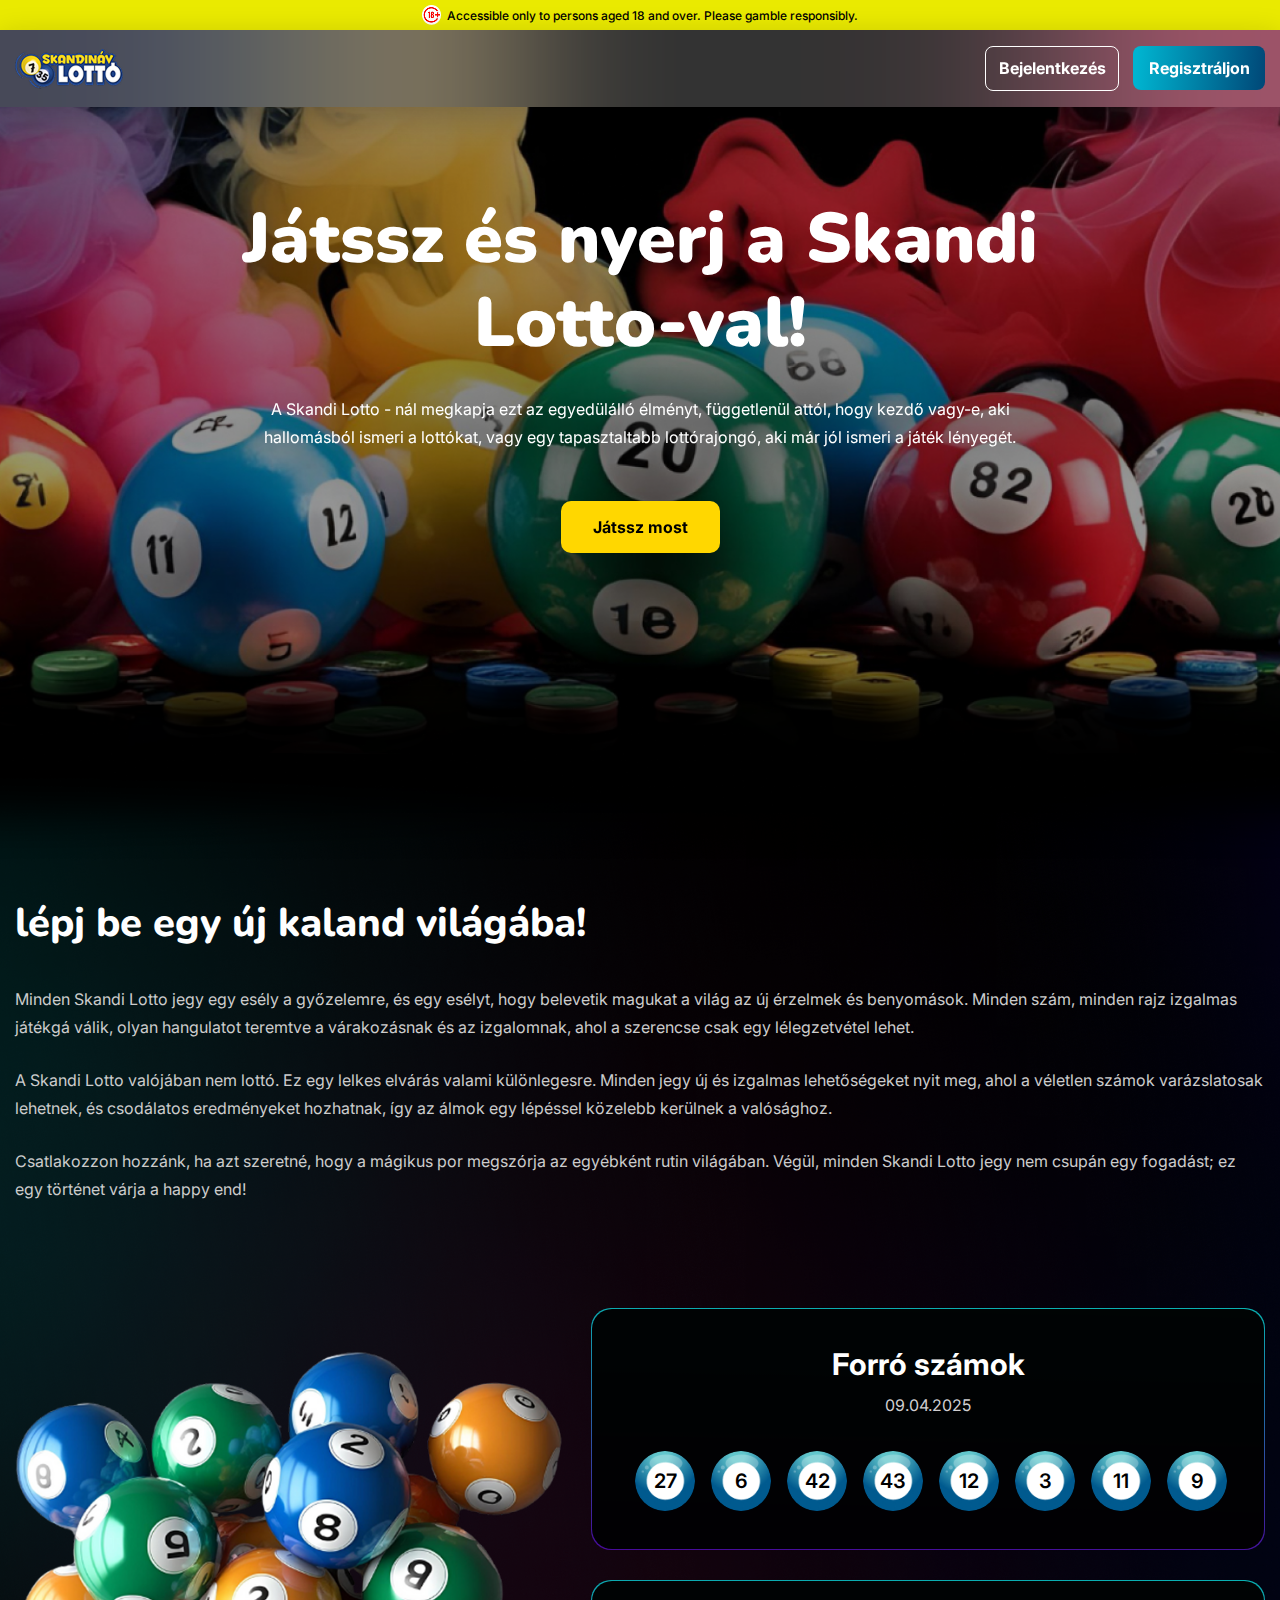
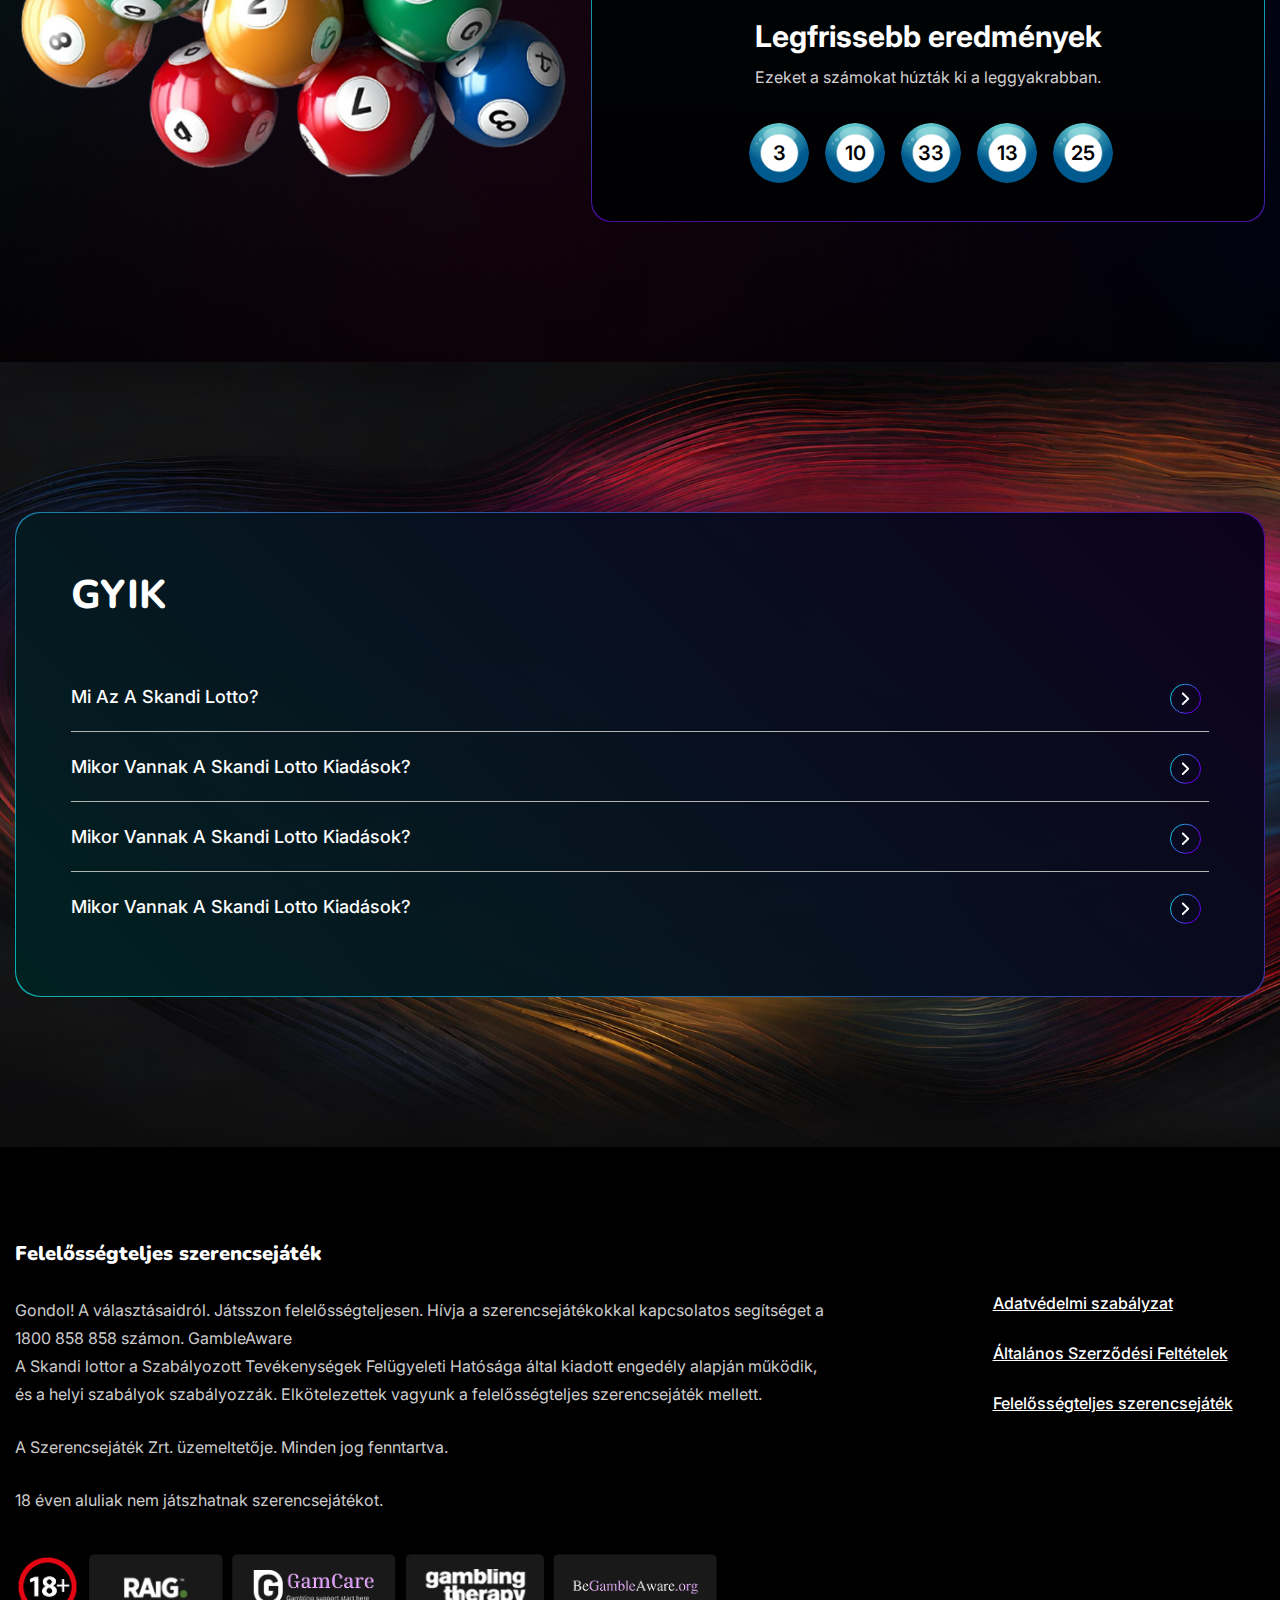
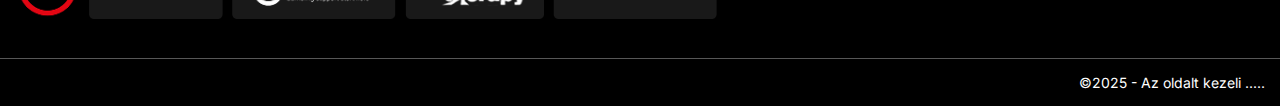
<file: index.html>
<!DOCTYPE html>
<html lang="en-US">
	<head>
		<!-- Meta setup -->
		<meta charset="UTF-8">
		<meta http-equiv="X-UA-Compatible" content="IE=edge">
		<meta name="viewport" content="width=device-width, initial-scale=1, shrink-to-fit=no">
		<meta name="keywords" content="">
		<meta name="decription" content="">
		<meta name="designer" content="">
		
		<!-- Title -->
		<title>Home</title>
		
		<!-- Fav Icon -->
		<link rel="icon" href="img/favicon.png" />
		
		<!-- Main StyleSheet -->
		<link rel="stylesheet" href="style.css" />
		
		<!-- Responsive CSS -->
		<link rel="stylesheet" href="css/responsive.css" />
		
	</head>
	<body>
		<!--[if lte IE 9]>
		<p class="browserupgrade">You are using an <strong>outdated</strong> browser. Please <a href="https://browsehappy.com/">upgrade your browser</a> to improve your experience and security.</p>
		<![endif]-->
		<!-- topheader-area start -->
		<section class="topheader-area">
			<div class="topheader-part">
				<div class="topheader-left">
					<p><img src="img/logo18+.png" alt="images not found" /> Accessible only to persons aged 18 and over. Please gamble responsibly.</p>
				</div>
				
			</div>
		</section>
		<!-- topheader-area end -->
		<!-- mainhdhero-area start -->
		<section class="mainhdhero-area">
			
			<!-- header-area start -->
			<header class="header-area">
				<div class="container">
					<div class="header-part">
						<!-- logo start-->
						<div class="header-logo">
							<a href="index.html"><img src="img/logo.png" alt="logo" /></a>
						</div>
						<!-- logo end-->
						<!-- header btn start-->
						<div class="header-btn">
							<ul>
								<li><a href="#" id="loginBtn">Bejelentkezés</a></li>
								<li><a href="#" id="signupBtn">Regisztráljon</a></li>
							</ul>
						</div>
						<!-- header btn end-->
					</div>
				</div>
			</header>
			<!-- header-area end -->
			<!-- hero-area start -->
			<section class="hero-area">
				<div class="container">
					<div class="heropart">
						<h1>Játssz és nyerj a Skandi <br>Lotto-val!</h1>
						<p>A Skandi Lotto - nál megkapja ezt az egyedülálló élményt, függetlenül attól, hogy kezdő vagy-e, aki <br> hallomásból ismeri a lottókat, vagy egy tapasztaltabb lottórajongó, aki már jól ismeri a játék lényegét.</p>
						<a href="#">Játssz most</a>
					</div>
				</div>
				<img src="img/linebg.png" alt="images not found" class="linebg" />
			</section>
			<!-- hero-area end -->
			
		</section>
		<!-- mainhdhero-area end -->
		<!-- newworld-area start -->
		<section class="newworld-area">
			<div class="container">
				<div class="newworldtop-part">
					<h2>lépj be egy új kaland világába!</h2>
					<p>Minden Skandi Lotto jegy egy esély a győzelemre, és egy esélyt, hogy belevetik magukat a világ az új érzelmek és benyomások. Minden szám, minden rajz izgalmas játékgá válik, olyan hangulatot teremtve a várakozásnak és az izgalomnak, ahol a szerencse csak egy lélegzetvétel lehet.</p>
					<p>A Skandi Lotto valójában nem lottó. Ez egy lelkes elvárás valami különlegesre. Minden jegy új és izgalmas lehetőségeket nyit meg, ahol a véletlen számok varázslatosak lehetnek, és csodálatos eredményeket hozhatnak, így az álmok egy lépéssel közelebb kerülnek a valósághoz.</p>
					<p>Csatlakozzon hozzánk, ha azt szeretné, hogy a mágikus por megszórja az egyébként rutin világában. Végül, minden Skandi Lotto jegy nem csupán egy fogadást; ez egy történet várja a happy end!</p>
				</div>
				<div class="newworld-part">
					<div class="newworld-left">
						<img src="img/bols.png" alt="images not found" />
					</div>
					<div class="newworld-right">
						<div class="newworldrt-box">
							<!--- start --->
							<div class="newworldrt-itembg">
								<div class="newworldrt-item">
									<div class="newworldrt-text">
										<h2>Forró számok</h2>
										<p>09.04.2025</p>
									</div>
									<div class="newworldrt-right mbnewworldrt">
										<ul>
											<li>27</li>
											<li>6</li>
											<li>42</li>
											<li>43</li>
											<li>12</li>
											<li>3</li>
											<li>11</li>
											<li>9</li>
										</ul>
									</div>
								</div>
							</div>
							<!--- end--->
							<!--- start --->
							<div class="newworldrt-itembg">
								<div class="newworldrt-item">
									<div class="newworldrt-text">
										<h2>Legfrissebb eredmények</h2>
										<p>Ezeket a számokat húzták ki a leggyakrabban.</p>
									</div>
									<div class="newworldrt-right">
										<ul>
											<li>3</li>
											<li>10</li>
											<li>33</li>
											<li>13</li>
											<li>25</li>
										</ul>
									</div>
								</div>
							</div>
							<!--- end--->
						</div>
						
					</div>
				</div>
			</div>
		</section>
		<!-- newworld-area end -->
		
		<!-- faq-area start-->
		<section class="faq-area">
			<div class="container">
				<div class="mainfaqpartcl">
					<div class="mainfaqpart">
						<div class="faq-heading">
							<h2>GYIK</h2>
						</div>
						
						<!-- faq start --->
						<div class="faqpart">
							
							<div class="ziehharmonika">
								<h3>Mi az a Skandi Lotto?</h3>
								<div>
									<p>A Skandi Lotto egy skandináv stílusú lottó, ahol a résztvevők több számot választanak ki, és várják a sorsolást, hogy megtudják, hogy kombinációik megegyeznek-e a nyertesekkel.</p>
									<span></span>
								</div>
								<h3>Mikor vannak a Skandi Lotto kiadások?</h3>
								<div>
									
									<p>A Skandi Lotto egy skandináv stílusú lottó, ahol a résztvevők több számot választanak ki, és várják a sorsolást, hogy megtudják, hogy kombinációik megegyeznek-e a nyertesekkel.</p>
									<span></span>
								</div>
								<h3>Mikor vannak a Skandi Lotto kiadások?</h3>
								<div>
									
									<p>A Skandi Lotto egy skandináv stílusú lottó, ahol a résztvevők több számot választanak ki, és várják a sorsolást, hogy megtudják, hogy kombinációik megegyeznek-e a nyertesekkel.</p>
									<span></span>
								</div>
								<h3 class="tabh2">Mikor vannak a Skandi Lotto kiadások?</h3>
								<div>
									
									<p>A Skandi Lotto egy skandináv stílusú lottó, ahol a résztvevők több számot választanak ki, és várják a sorsolást, hogy megtudják, hogy kombinációik megegyeznek-e a nyertesekkel.</p>
									<span></span>
								</div>
								
							</div>
						</div>
						<!-- faq end --->
						
					</div>
				</div>
			</div>
			
		</section>
		<!-- faq-area end -->
		<!-- footer-area start -->
		<footer class="footer-area">
			<div class="container">
				<div class="footer-part">
					<div class="footerleft">
						<div class="footertext">
							<h2>Felelősségteljes szerencsejáték</h2>
							<p>Gondol! A választásaidról. Játsszon felelősségteljesen. Hívja a szerencsejátékokkal kapcsolatos segítséget a 1800 858 858 számon. GambleAware<br> A Skandi lottor a Szabályozott Tevékenységek Felügyeleti Hatósága által kiadott engedély alapján működik, és a helyi szabályok szabályozzák. Elkötelezettek vagyunk a felelősségteljes szerencsejáték mellett.</p>
							<p>A Szerencsejáték Zrt. üzemeltetője. Minden jog fenntartva.</p>
							<p>18 éven aluliak nem játszhatnak szerencsejátékot.</p>
						</div>
						<div class="footerlogos cmfooterlogos">
							<ul>
								<li><a href="#"><img src="img/footerlogo1.png" alt="images not found" /></a></li>
								<li><a href="#"><img src="img/footerlogo2.png" alt="images not found" /></a></li>
								<li><a href="#"><img src="img/footerlogo3.png" alt="images not found" /></a></li>
								<li><a href="#"><img src="img/footerlogo4.png" alt="images not found" /></a></li>
								<li><a href="#"><img src="img/footerlogo5.png" alt="images not found" /></a></li>
								
							</ul>
						</div>
						
					</div>
					<div class="footerright">
						<div class="footer-nav">
							<ul>
								<li><a href="privacypolicy.html">Adatvédelmi szabályzat</a></li>
								<li><a href="#">Általános Szerződési Feltételek</a></li>
								<li><a href="#">Felelősségteljes szerencsejáték</a></li>
								
							</ul>
						</div>
						<div class="footerlogos bmfooterlogos">
							<ul>
								<li><a href="#"><img src="img/footerlogo1.png" alt="images not found" /></a></li>
								<li><a href="#"><img src="img/footerlogo2.png" alt="images not found" /></a></li>
								<li><a href="#"><img src="img/footerlogo3.png" alt="images not found" /></a></li>
								<li><a href="#"><img src="img/footerlogo4.png" alt="images not found" /></a></li>
								<li><a href="#"><img src="img/footerlogo5.png" alt="images not found" /></a></li>
							</ul>
						</div>
					</div>
				</div>
			</div>
			<div class="copyright-part">
				<div class="container">
					<p>©2025 - Az oldalt kezeli .....</p>
				</div>
			</div>
		</footer>
		<!-- footer-area end -->
		<!-- signupPopup-area start -->
		<div class="popup" id="signupPopup">
			<button class="close-btn" onclick="closePopup('signupPopup')"><img src="img/closeicon.svg" alt="icon" /></button>
			<!-- popup-area start -->
			<section class="popup-area">
				<div class="popuppart">
					
					<div class="popupright">
						<!--- form area start --->
						<form action="#" method="POST">
							<div class="popupform-part">
								<div class="popupform-heading">
									<h3>Regisztráljon</h3>
									
								</div>
								<div class="popupformitems">
									
									<div class="popupform-item2">
										<input type="text" name="First name" placeholder="Name" />
									</div>
									<div class="popupform-item2">
										<input type="email" name="Email address" placeholder="Email" />
									</div>
									<div class="password-container">
										<input type="password" id="passwordInput1"  placeholder="Password" />
										<button type="button" class="toggle-password" data-target="passwordInput1">
										<img id="eyeIcon1" src="img/eyeclose.svg" alt="Show Password">
										</button>
									</div>
									<div class="password-container">
										<input type="password" id="confirmPasswordInput" placeholder="Confirm Password" />
										<button type="button" class="toggle-password" data-target="confirmPasswordInput">
										<img id="eyeIcon3" src="img/eyeclose.svg" alt="Show Password">
										</button>
									</div>
									<div class="maincheckbox">
										<label class="checkboxpart">
											18 éves vagyok.
											<input type="checkbox">
											<span class="checkmark"></span>
										</label>
									</div>
									<div class="popupform-item3">
										<input type="submit" value="Regisztráljon" />
										<h5>Már van fiókja? <a href="#">Bejelentkezés itt</a></h5>
									</div>
								</div>
							</div>
						</form>
						<!--- form area end --->
					</div>
				</div>
			</section>
			<!-- popup-area start -->
		</div>
		<!-- signupPopup-area end -->
		<div class="overlay" id="overlay"></div>
		<!-- loginPopup-area start -->
		<div class="popup" id="loginPopup">
			<button class="close-btn" onclick="closePopup('loginPopup')"><img src="img/closeicon.svg" alt="icon" /></button>
			<!-- popup-area start -->
			<section class="popup-area">
				<div class="popuppart">
					
					<div class="popupright">
						<!--- form area start --->
						<form action="#" method="POST">
							<div class="popupform-part">
								<div class="popupform-heading loginpart">
									<h3>Bejelentkezés</h3>
									
								</div>
								<div class="popupformitems">
									
									<div class="popupform-item2">
										<input type="email" name="Email address" placeholder="Email" />
									</div>
									<div class="password-container">
										<input type="password" id="passwordInput2" placeholder="Password" />
										<button type="button" class="toggle-password" data-target="passwordInput2">
										<img id="eyeIcon2" src="img/eyeclose.svg" alt="Show Password">
										</button>
									</div>
									<div class="mainrbmeftpd">
										<div class="maincheckbox">
											
										</div>
										<div class="rbmeftpd-right">
											<p><a href="#">Elfelejtette jelszavát?</a></p>
										</div>
									</div>
									<div class="popupform-item3">
										<input type="submit" value="Bejelentkezés" />
										<h5>Még nem tag? <a href="#">Regisztráljon itt</a></h5>
									</div>
								</div>
							</div>
						</form>
						<!--- form area end --->
					</div>
				</div>
			</section>
			<!-- popup-area start -->
		</div>
		<!-- loginPopup-area end -->
		
		
		
		<!-- Main jQuery -->
		<script src="https://cdnjs.cloudflare.com/ajax/libs/jquery/3.7.1/jquery.js"></script>
		<!-- Custom jQuery -->
		<script src="js/scripts.js"></script>
		<script src="js/ziehharmonika.js"></script>
		<script>
		$(document).ready(function() {
				$('.ziehharmonika').ziehharmonika({
					collapsible: true
				});
			});
		</script>
		<script>
		document.querySelectorAll('.toggle-password').forEach(button => {
		button.addEventListener('click', function() {
		const inputId = this.getAttribute('data-target');
		const passwordInput = document.getElementById(inputId);
		const eyeIcon = this.querySelector('img');
		if (passwordInput.type === 'password') {
		passwordInput.type = 'text';
		eyeIcon.src = 'img/eye.svg';
		eyeIcon.alt = 'Hide Password';
		} else {
		passwordInput.type = 'password';
		eyeIcon.src = 'img/eyeclose.svg';
		eyeIcon.alt = 'Show Password';
		}
		});
		});
		</script>
		<!--- popup js code ---->
		<script>
		document.getElementById('signupBtn').addEventListener('click', function(e) {
		e.preventDefault();
		openPopup('signupPopup');
		});
		document.getElementById('loginBtn').addEventListener('click', function(e) {
		e.preventDefault();
		openPopup('loginPopup');
		});
		function openPopup(id) {
		document.getElementById(id).classList.add('active');
		document.getElementById('overlay').classList.add('active');
		}
		function closePopup(id) {
		document.getElementById(id).classList.remove('active');
		document.getElementById('overlay').classList.remove('active');
		}
		document.getElementById('overlay').addEventListener('click', function() {
		closePopup('signupPopup');
		closePopup('loginPopup');
		});
		</script>
		
	</body>
</html>
</file>
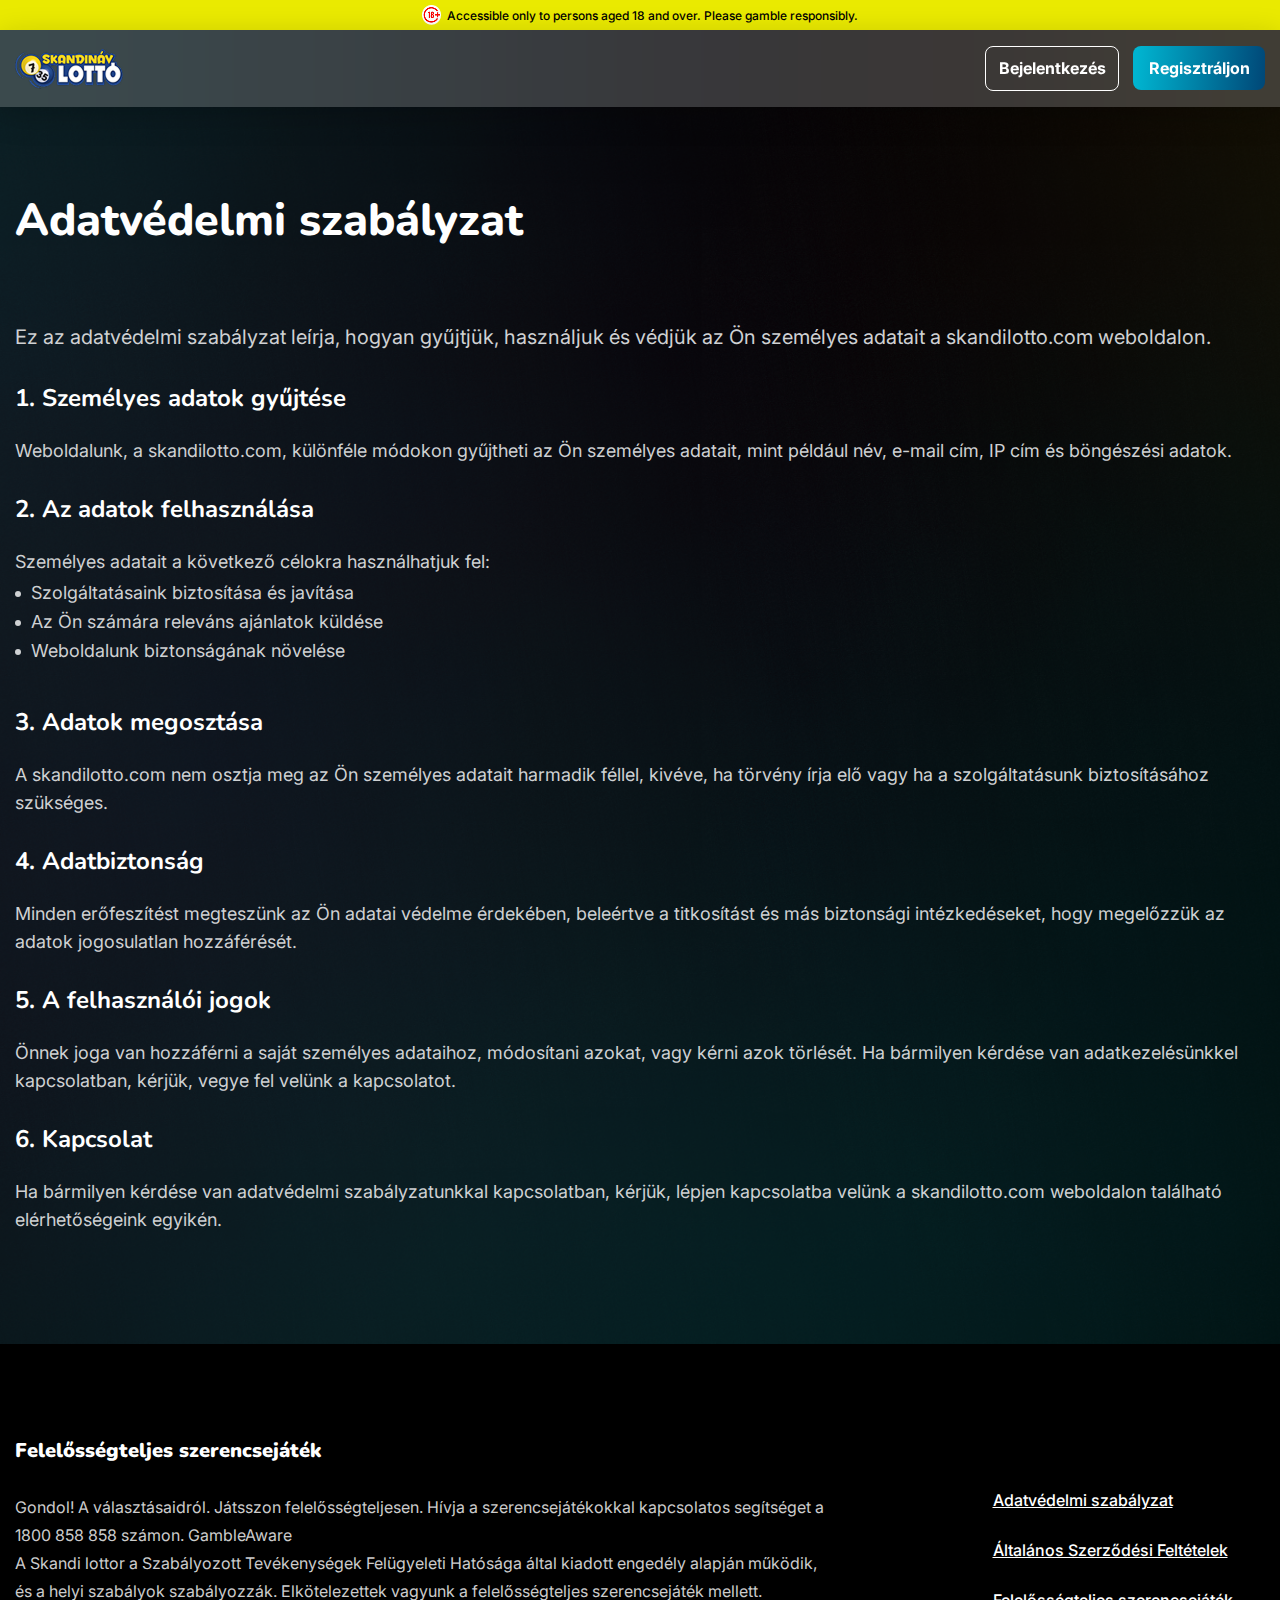
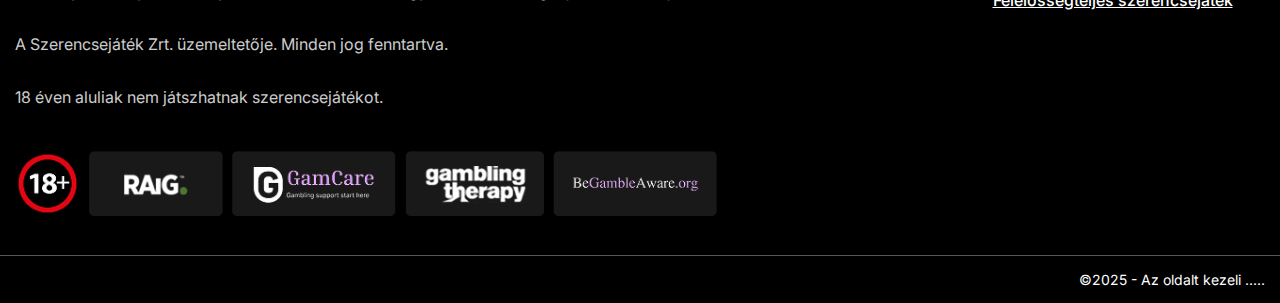
<file: privacypolicy.html>
<!DOCTYPE html>
<html lang="en-US">
	<head>
		<!-- Meta setup -->
		<meta charset="UTF-8">
		<meta http-equiv="X-UA-Compatible" content="IE=edge">
		<meta name="viewport" content="width=device-width, initial-scale=1, shrink-to-fit=no">
		<meta name="keywords" content="">
		<meta name="decription" content="">
		<meta name="designer" content="">
		
		<!-- Title -->
		<title>Privacy Policy</title>
		
		<!-- Fav Icon -->
		<link rel="icon" href="img/favicon.png" />
		
		<!-- Main StyleSheet -->
		<link rel="stylesheet" href="style.css" />
		
		<!-- Responsive CSS -->
		<link rel="stylesheet" href="css/responsive.css" />
		
	</head>
	<body>
		<!--[if lte IE 9]>
		<p class="browserupgrade">You are using an <strong>outdated</strong> browser. Please <a href="https://browsehappy.com/">upgrade your browser</a> to improve your experience and security.</p>
		<![endif]-->
		<!-- topheader-area start -->
		<section class="topheader-area">
			<div class="topheader-part">
				<div class="topheader-left">
					<p><img src="img/logo18+.png" alt="images not found" /> Accessible only to persons aged 18 and over. Please gamble responsibly.</p>
				</div>
				
			</div>
		</section>
		<!-- topheader-area end -->
		<!-- mainhdhero-area start -->
		<section class="mainhdhero-area2">
			
			<!-- header-area start -->
			<header class="header-area">
				<div class="container">
					<div class="header-part">
						<!-- logo start-->
						<div class="header-logo">
							<a href="index.html"><img src="img/logo.png" alt="logo" /></a>
						</div>
						<!-- logo end-->
						<!-- header btn start-->
						<div class="header-btn">
							<ul>
								<li><a href="#" id="loginBtn">Bejelentkezés</a></li>
								<li><a href="#" id="signupBtn">Regisztráljon</a></li>
							</ul>
						</div>
						<!-- header btn end-->
					</div>
				</div>
			</header>
			<!-- header-area end -->
			<!-- newherott-area start -->
			<section class="newherott-area">
				<div class="container">
					<div class="newhero-part">
						<div class="newhero-heading">
							<h2>Adatvédelmi szabályzat</h2>
							<p>Ez az adatvédelmi szabályzat leírja, hogyan gyűjtjük, használjuk és védjük az Ön személyes adatait a skandilotto.com weboldalon.</p>
						</div>
						
						<!-- start-->
						<div class="newheroitem1">
							<h3>1. Személyes adatok gyűjtése</h3>
							<p>Weboldalunk, a skandilotto.com, különféle módokon gyűjtheti az Ön személyes adatait, mint például név, e-mail cím, IP cím és böngészési adatok.</p>
						</div>
						<!-- end-->
						<!-- start-->
						<div class="newheroitem2">
							<h3>2. Az adatok felhasználása</h3>
							<h5>Személyes adatait a következő célokra használhatjuk fel:</h5>
							<ul>
								<li><span></span> <p>Szolgáltatásaink biztosítása és javítása</p></li>
								<li><span></span> <p>Az Ön számára releváns ajánlatok küldése</p></li>
								<li><span></span> <p>Weboldalunk biztonságának növelése</p></li>
							</ul>
						</div>
						<!-- end-->
						<!-- start-->
						<div class="newheroitem1">
							<h3>3. Adatok megosztása</h3>
							<p>A skandilotto.com nem osztja meg az Ön személyes adatait harmadik féllel, kivéve, ha törvény írja elő vagy ha a szolgáltatásunk biztosításához szükséges.</p>
						</div>
						<!-- end-->
						<!-- start-->
						<div class="newheroitem1">
							<h3>4. Adatbiztonság</h3>
							<p>Minden erőfeszítést megteszünk az Ön adatai védelme érdekében, beleértve a titkosítást és más biztonsági intézkedéseket, hogy megelőzzük az adatok jogosulatlan hozzáférését.</p>
						</div>
						<!-- end-->
						<!-- start-->
						<div class="newheroitem1">
							<h3>5. A felhasználói jogok</h3>
							<p>Önnek joga van hozzáférni a saját személyes adataihoz, módosítani azokat, vagy kérni azok törlését. Ha bármilyen kérdése van adatkezelésünkkel kapcsolatban, kérjük, vegye fel velünk a kapcsolatot.</p>
						</div>
						<!-- end-->
						<!-- start-->
						<div class="newheroitem1">
							<h3>6. Kapcsolat</h3>
							<p>Ha bármilyen kérdése van adatvédelmi szabályzatunkkal kapcsolatban, kérjük, lépjen kapcsolatba velünk a skandilotto.com weboldalon található elérhetőségeink egyikén.</p>
						</div>
						<!-- end-->
						
					</div>
				</div>
			</section>
			<!-- newherott-area end -->
		</section>
		<!-- mainhdhero-area end -->
		<!-- footer-area start -->
		<footer class="footer-area">
			<div class="container">
				<div class="footer-part">
					<div class="footerleft">
						<div class="footertext">
							<h2>Felelősségteljes szerencsejáték</h2>
							<p>Gondol! A választásaidról. Játsszon felelősségteljesen. Hívja a szerencsejátékokkal kapcsolatos segítséget a 1800 858 858 számon. GambleAware<br> A Skandi lottor a Szabályozott Tevékenységek Felügyeleti Hatósága által kiadott engedély alapján működik, és a helyi szabályok szabályozzák. Elkötelezettek vagyunk a felelősségteljes szerencsejáték mellett.</p>
							<p>A Szerencsejáték Zrt. üzemeltetője. Minden jog fenntartva.</p>
							<p>18 éven aluliak nem játszhatnak szerencsejátékot.</p>
						</div>
						<div class="footerlogos cmfooterlogos">
							<ul>
								<li><a href="#"><img src="img/footerlogo1.png" alt="images not found" /></a></li>
								<li><a href="#"><img src="img/footerlogo2.png" alt="images not found" /></a></li>
								<li><a href="#"><img src="img/footerlogo3.png" alt="images not found" /></a></li>
								<li><a href="#"><img src="img/footerlogo4.png" alt="images not found" /></a></li>
								<li><a href="#"><img src="img/footerlogo5.png" alt="images not found" /></a></li>
								
							</ul>
						</div>
						
					</div>
					<div class="footerright">
						<div class="footer-nav">
							<ul>
								<li><a href="privacypolicy.html">Adatvédelmi szabályzat</a></li>
								<li><a href="#">Általános Szerződési Feltételek</a></li>
								<li><a href="#">Felelősségteljes szerencsejáték</a></li>
								
							</ul>
						</div>
						<div class="footerlogos bmfooterlogos">
							<ul>
								<li><a href="#"><img src="img/footerlogo1.png" alt="images not found" /></a></li>
								<li><a href="#"><img src="img/footerlogo2.png" alt="images not found" /></a></li>
								<li><a href="#"><img src="img/footerlogo3.png" alt="images not found" /></a></li>
								<li><a href="#"><img src="img/footerlogo4.png" alt="images not found" /></a></li>
								<li><a href="#"><img src="img/footerlogo5.png" alt="images not found" /></a></li>
							</ul>
						</div>
					</div>
				</div>
			</div>
			<div class="copyright-part">
				<div class="container">
					<p>©2025 - Az oldalt kezeli .....</p>
				</div>
			</div>
		</footer>
		<!-- footer-area end -->
		<!-- signupPopup-area start -->
		<div class="popup" id="signupPopup">
			<button class="close-btn" onclick="closePopup('signupPopup')"><img src="img/closeicon.svg" alt="icon" /></button>
			<!-- popup-area start -->
			<section class="popup-area">
				<div class="popuppart">
					
					<div class="popupright">
						<!--- form area start --->
						<form action="#" method="POST">
							<div class="popupform-part">
								<div class="popupform-heading">
									<h3>Regisztráljon</h3>
									
								</div>
								<div class="popupformitems">
									
									<div class="popupform-item2">
										<input type="text" name="First name" placeholder="Name" />
									</div>
									<div class="popupform-item2">
										<input type="email" name="Email address" placeholder="Email" />
									</div>
									<div class="password-container">
										<input type="password" id="passwordInput1"  placeholder="Password" />
										<button type="button" class="toggle-password" data-target="passwordInput1">
										<img id="eyeIcon1" src="img/eyeclose.svg" alt="Show Password">
										</button>
									</div>
									<div class="password-container">
										<input type="password" id="confirmPasswordInput" placeholder="Confirm Password" />
										<button type="button" class="toggle-password" data-target="confirmPasswordInput">
										<img id="eyeIcon3" src="img/eyeclose.svg" alt="Show Password">
										</button>
									</div>
									<div class="maincheckbox">
										<label class="checkboxpart">
											18 éves vagyok.
											<input type="checkbox">
											<span class="checkmark"></span>
										</label>
									</div>
									<div class="popupform-item3">
										<input type="submit" value="Regisztráljon" />
										<h5>Már van fiókja? <a href="#">Bejelentkezés itt</a></h5>
									</div>
								</div>
							</div>
						</form>
						<!--- form area end --->
					</div>
				</div>
			</section>
			<!-- popup-area start -->
		</div>
		<!-- signupPopup-area end -->
		<div class="overlay" id="overlay"></div>
		<!-- loginPopup-area start -->
		<div class="popup" id="loginPopup">
			<button class="close-btn" onclick="closePopup('loginPopup')"><img src="img/closeicon.svg" alt="icon" /></button>
			<!-- popup-area start -->
			<section class="popup-area">
				<div class="popuppart">
					
					<div class="popupright">
						<!--- form area start --->
						<form action="#" method="POST">
							<div class="popupform-part">
								<div class="popupform-heading loginpart">
									<h3>Bejelentkezés</h3>
									
								</div>
								<div class="popupformitems">
									
									<div class="popupform-item2">
										<input type="email" name="Email address" placeholder="Email" />
									</div>
									<div class="password-container">
										<input type="password" id="passwordInput2" placeholder="Password" />
										<button type="button" class="toggle-password" data-target="passwordInput2">
										<img id="eyeIcon2" src="img/eyeclose.svg" alt="Show Password">
										</button>
									</div>
									<div class="mainrbmeftpd">
										<div class="maincheckbox">
											
										</div>
										<div class="rbmeftpd-right">
											<p><a href="#">Elfelejtette jelszavát?</a></p>
										</div>
									</div>
									<div class="popupform-item3">
										<input type="submit" value="Bejelentkezés" />
										<h5>Még nem tag? <a href="#">Regisztráljon itt</a></h5>
									</div>
								</div>
							</div>
						</form>
						<!--- form area end --->
					</div>
				</div>
			</section>
			<!-- popup-area start -->
		</div>
		<!-- loginPopup-area end -->
		
		
		
		<!-- Main jQuery -->
		<script src="https://cdnjs.cloudflare.com/ajax/libs/jquery/3.7.1/jquery.js"></script>
		<!-- Custom jQuery -->
		<script src="js/scripts.js"></script>
		<script src="js/ziehharmonika.js"></script>
		<script>
		$(document).ready(function() {
				$('.ziehharmonika').ziehharmonika({
					collapsible: true
				});
			});
		</script>
		<script>
		document.querySelectorAll('.toggle-password').forEach(button => {
		button.addEventListener('click', function() {
		const inputId = this.getAttribute('data-target');
		const passwordInput = document.getElementById(inputId);
		const eyeIcon = this.querySelector('img');
		if (passwordInput.type === 'password') {
		passwordInput.type = 'text';
		eyeIcon.src = 'img/eye.svg';
		eyeIcon.alt = 'Hide Password';
		} else {
		passwordInput.type = 'password';
		eyeIcon.src = 'img/eyeclose.svg';
		eyeIcon.alt = 'Show Password';
		}
		});
		});
		</script>
		<!--- popup js code ---->
		<script>
		document.getElementById('signupBtn').addEventListener('click', function(e) {
		e.preventDefault();
		openPopup('signupPopup');
		});
		document.getElementById('loginBtn').addEventListener('click', function(e) {
		e.preventDefault();
		openPopup('loginPopup');
		});
		function openPopup(id) {
		document.getElementById(id).classList.add('active');
		document.getElementById('overlay').classList.add('active');
		}
		function closePopup(id) {
		document.getElementById(id).classList.remove('active');
		document.getElementById('overlay').classList.remove('active');
		}
		document.getElementById('overlay').addEventListener('click', function() {
		closePopup('signupPopup');
		closePopup('loginPopup');
		});
		</script>
		
	</body>
</html>
</file>
<file: style.css>
/*   font-family: "Nunito", sans-serif;
*/

@import url('https://fonts.googleapis.com/css2?family=Inter:ital,opsz,wght@0,14..32,100..900;1,14..32,100..900&family=Nunito:ital,wght@0,200..1000;1,200..1000&display=swap');

* {
    padding: 0;
    margin: 0;
    list-style-type: none;
}

body {	
  font-family: "Inter", sans-serif;
    font-size: 16px;
    font-weight: 400;    
	background: #fff;
	color: #333333;	
}

a,a:hover {
    text-decoration: none;
}

ul {
    list-style-type: none;
    padding: 0;
    margin: 0;
}

::selection {
    color: white; 
    background: #ff7675;
}

::-webkit-selection {
    color: white; 
    background: #ff7675;
}

::-moz-selection {
    color: white; 
    background: #ff7675;
}


/*--- topheader-area start ---*/
.topheader-area {
   background-color: #EAEA00;
   padding: 5px 0;
}


.topheader-left {
    display: flex;
    align-items: center;
    justify-content: center;   
}

.topheader-left p {

    color: #000000;
    font-size: 12px;
    margin: 0;
    font-weight: 500;
    text-align: center;
    display: flex;
    align-items: center;
    justify-content: center;
}

.topheader-left p img {
    max-width: 100%;
    display: block;
    margin-right: 6px;
}


/*--- mainhdhero-area start ---*/
.mainhdhero-area {
    background-image: url('img/herobg.png');
    background-repeat: no-repeat;
    background-position: center;
    background-size: cover;
}


/*--- mainhdhero-area2 start ---*/
.mainhdhero-area2 {
    background-image: url('img/bg2.png');
    background-repeat: no-repeat;
    background-position: center;
    background-size: cover;
}



/*--- header-area start ---*/
.header-area {
    padding: 16px 0;
    background-color: rgba(255, 255, 255, 0.2);
    backdrop-filter: blur(80px);
    -webkit-backdrop-filter: blur(80px);
    box-shadow: 0 8px 32px rgba(0, 0, 0, 0.2);
}

.header-part {
    display: flex;
    align-items: center;
    justify-content: space-between;
}

.header-logo img {
    display: block;
    max-width: 100%;
}


.header-btn ul {
    padding: 0;
    margin: 0;
    list-style-type: none;
    text-align: right;
}

.header-btn ul li {
    display: inline-block;
    padding-left: 10px;
}


.header-btn ul li:nth-child(1) a {
    color: #fff;
    font-size: 16px;
    font-weight: bold;
    width: 132px;
    height: 43px;
    display: block;
    background-color: #00000000;
    border: 1px solid #fff;
    text-align: center;
    line-height: 43px;
    border-radius: 8px;
    transition: 0.3s all ease;
}

.header-btn ul li:nth-child(1) a:hover {
    background-color: #fff;
    color: #000;
}


.header-btn ul li:nth-child(2) a {
    color: #fff;
    font-size: 16px;
    font-weight: bold;
    width: 132px;
    height: 44px;
    display: block;
    background: linear-gradient(94.23deg, #00B4D0 3.45%, #00376A 114.42%);

    text-align: center;
    line-height: 44px;
    border-radius: 8px;
    transition: 0.3s all ease;
}

.header-btn ul li:nth-child(2) a:hover {
    background: linear-gradient(94.23deg, #000 3.45%, #000 114.42%);
    color: #fff;
}



.container {
    max-width: 1280px;
    display: block;
    margin: auto;
    padding: 0 15px;
}

.topbg {
    position: absolute;
    right: 0;
    top: 0;
    max-width: 100%;   
}


.header-btn {
    position: relative;
    z-index: 9999;
}


/*--- hero-area start --*/
.hero-area {
    padding: 90px 0;
    padding-bottom: 200px;
    position: relative;
}

.heropart {
    text-align: center;
}

.heropart h1 {
    font-family: "Nunito", sans-serif;
    color: #fff;
    font-size: 70px;
    font-weight: 900;
    margin: 0;
    line-height: 84px;
    padding-bottom: 30px;
    text-align: center;

}

.heropart p {
    color: #fff;
    font-size: 16px;
    font-weight: 400;
    margin: 0;
    line-height: 28px;
    text-align: center;
}


.heropart a {
    color: #000;
    font-size: 16px;
    font-weight: bold;
    padding: 16px 32px;
    display: inline-block;
    border-radius: 10px;
    margin-top: 50px;
    transition: 0.3s all ease;
    background-color: #FFD700; 
}

.heropart a:hover {
    background-color: #fff; 
    color: #000;
}

.linebg {
    position: absolute;
    bottom: -112px;
    width: 100%;
    left: 0;
    height: 237px; 
}









/*--- footer-area start --*/
.footer-area {
  background-color: #000;
  padding: 60px 0;
  padding-bottom: 0px;
}

.footer-part {
    display: flex;
    gap: 160px;
}

.footerleft {
    width: 75%;
}

.footerright {
    width: 25%;
}

.footertext {
    padding-top: 35px;
}

.footertext h2 {
    font-family: "Nunito", sans-serif;
    color: #fff;
    font-size: 20px;
    font-weight: 900;
    line-height: 24px;
    padding-bottom: 30px;    
}


.footertext p {
    color: #cccccc;
    font-size: 16px;
    font-weight: 400;
    line-height: 28px;
    padding-bottom: 25px;
}

.footer-nav ul {
    padding: 0;
    margin: 0;
    list-style-type: none;
    padding-top: 86px;
}

.footer-nav ul li {
    display: block;
    padding-bottom: 30px;
}

.footer-nav ul li:last-child {
    padding-bottom: 0px;
}

.footer-nav ul li a {
    font-family: "Inter", sans-serif;
    color: #fff;
    font-size: 16px;
    display: block;
    font-weight: 500;
    transition: 0.2s all ease;
    text-decoration: underline;
}

.footer-nav ul li a:hover {
    color: #EAEA00;
}

.footerlogos ul {
    padding: 0;
    margin: 0;
    list-style-type: none;
    text-align: left;
    padding-top: 15px;
}

.footerlogos ul li {
    display: inline-block;
    margin-right: 5px;
}

.footerlogos ul li:first-child {
    margin-left: 0px;
}


.footerlogos ul li:last-child {
    margin-right: 0px;
}


.footerlogos ul li a img {
    max-width: 100%;
    display: block;
    margin: auto;
    height: 65px;
}






/*--- footer-area start --*/
.faq-area {
  background-image: url('img/faqbg1.png');
  background-position: center;
  background-repeat: no-repeat;
  background-size: cover;
  padding: 150px 0;
}


.mainfaqpartcl {
    border: 1px solid transparent;
    border-radius: 25px;
    background-image: linear-gradient(#00000000, #00000000), linear-gradient(45deg, #09b7b7f7, #480a9a);
    background-origin: border-box;
    background-clip: content-box, border-box;
}


.mainfaqpart {
    background: #000000cf;
    border-radius: 25px;
    padding: 55px;
    box-sizing: border-box; 
}





.faq-heading {
    padding-bottom: 40px;
}

.faq-heading h2 {
    font-family: "Nunito", sans-serif;
    color: #fff;
    font-size: 40px;
    font-weight: 800;
    line-height: 54px;
    margin: 0;
    text-transform: uppercase;
}

.ziehharmonika h3 {
    color: #fff;
    text-align: left;
    font-size: 18px;
    font-weight: 500;
    padding: 24px 0px;
    cursor: pointer;
    margin-top: 0;
    margin-bottom: 0px;
    padding-right: 54px;
    transition: 0.25s all;
    position: relative;
    border-radius: 0px;
    text-transform: capitalize;
    border-bottom: 1px solid #b3b3b3;
    
}

.ziehharmonika h3.active {
    margin-bottom: 0px;
    border-radius: 10px 10px 0px 0px;
    border-bottom: none;
}

.ziehharmonika h3.alignLeft {
    padding-left: 35px;
}

.ziehharmonika > div {
    color: #d4d1d0;
    display: none;
    border-radius: 0px;
    font-size: 16px;
    font-weight: 400;
    line-height: 27px;
    text-align: left;
    padding: 0px 0px;
    margin-bottom: 0px;
    border-radius: 0px 0px 10px 10px;
    padding-top: 0px;
}


.ziehharmonika > div p {
    padding-right: 54px;
}


.ziehharmonika > div span {
    width: 100%;
    height: 1px;
    background-color: #b3b3b3;
    display: block;
    margin-top: 20px;
}

.ziehharmonika .arrowDown {
    width: 0;
    height: 0;
    border-style: solid;
    border-width: 13.0px 7.5px 0 7.5px;
    border-color: #272e35 transparent transparent transparent;
    position: absolute;
    bottom: 0;
    left: 40px;
    transition: 0.25s all;
    opacity: 0;
}

.ziehharmonika .collapseIcon {
    position: absolute;
    right: 5px;
    top: 56%;
    font-weight: 300;
    -ms-transform: translate(0, -50%);
    transform: translate(0, -50%);
}
.ziehharmonika .collapseIcon.alignLeft {
    right: initial;
    left: 20px;
}

.ziehharmonika .collapseIcon img {
    max-width: 90%;
}



.tabh2 {
    border: none !important;
}














/*--- newworld-area start---*/
.newworld-area {
    background-image: url('img/bg1.png');
    background-repeat: no-repeat;
    background-position: center;
    background-size: cover;
    padding: 140px 0;
}

.newworldtop-part {
    padding-bottom: 80px;
}

.newworldtop-part h2 {
    font-family: "Nunito", sans-serif;
    color: #fff;
    font-size: 40px;
    font-weight: 800;
    line-height: 60px;
    padding-bottom: 32px;
}

.newworldtop-part p {
    color: #cccccc;
    font-size: 16px;
    font-weight: 400;
    line-height: 28px;
    padding-bottom: 25px;   
}



.newworld-part {
    display: flex;
    gap: 25px;
    align-items: center;
}

.newworld-left {
    width: 45%;
}

.newworld-right {
    width: 55%;
}

.newworld-left img {
   max-width: 100%;
   display: block;
}

.newworldrt-box {
    display: grid;
    grid-template-columns: repeat(1, 1fr);
    justify-content: space-around;
    grid-row-gap: 30px;    
}


.newworldrt-itembg {
    border: 1px solid transparent;
    border-radius: 20px;
    background-image: linear-gradient(#00000000, #00000000), linear-gradient(181deg, #09b7b7f7, #480a9a);
    background-origin: border-box;
    background-clip: content-box, border-box;
}

.newworldrt-item {
    display: block;
    border-radius: 20px;
    padding: 38px 35px;
    box-sizing: border-box;
    background: #000000fa;

}

.newworldrt-text h2 {
    color: #fff;
    font-size: 30px;
    font-weight: bold;
    line-height: 35px;
    text-align: center;
}

.newworldrt-text p {
    color: #d1cfd1;
    font-size: 16px;
    margin: 0;
    font-weight: 400;
    line-height: 30px;
    padding-top: 8px;
    text-align: center;
}

.newworldrt-right ul {
    padding: 0;
    margin: 0;
    list-style-type: none;
    padding-top: 31px;
    text-align: center;
}

.newworldrt-right ul li {
    color: #000;
    font-size: 20px;
    font-weight: 600;
    display: inline-block;
    width: 60px;
    height: 60px;
    line-height: 60px;
    text-align: center;
    border-radius: 50%;
    background-image: url(img/smbg1.png);
    background-position: center;
    background-repeat: no-repeat;
    background-size: cover;
    margin: 0 6px;
}

.newworldrt-right ul li:last-child {
    margin-right: 0px;
}

.newworldrt-right ul li.active {
    border: 2px solid #fff;
    background-color: #ffffff00;
    color: #fff;
}


.bmheroleft {
    display: none;
}




/*--- newherott-area start---*/
.newherott-area {
    padding: 90px 0;
    padding-bottom: 80px;
}


.newhero-heading {
    padding-bottom: 35px;
}

.newhero-heading h2 {
    font-family: "Nunito", sans-serif;
    color: #fff;
    font-size: 45px;
    font-weight: 800;
    margin: 0;
    line-height: 48px;
    padding-bottom: 80px;
}

.newhero-heading p {
    color: #cfd1d3;
    font-size: 20px;
    font-weight: 400;
    margin: 0;
}


.newheroitem1 {
    padding-bottom: 30px;
}

.newheroitem1 h3 {
    font-family: "Nunito", sans-serif;
    color: #fff;
    font-size: 24px;
    font-weight: bold;
    line-height: 28px;
    padding-bottom: 25px;    
}

.newheroitem1 p {
    color: #cfd1d3;
    font-size: 18px;
    margin: 0;
    line-height: 28px;
    font-weight: 400;    
}




.newheroitem2 {
    padding-bottom: 30px;
}

.newheroitem2 h3 {
    font-family: "Nunito", sans-serif;
    color: #fff;
    font-size: 24px;
    font-weight: bold;
    line-height: 28px;
    padding-bottom: 25px;    
}

.newheroitem2 h5 {
    color: #cfd1d3;
    font-size: 18px;
    margin: 0;
    line-height: 28px;
    font-weight: 400;    
}


.newheroitem2 ul {
    padding: 0;
    margin: 0;
    list-style-type: none;
    padding-top: 15px;
}

.newheroitem2 ul li {
    display: block;
    padding-bottom: 14px;
}

.newheroitem2 ul li span {
    width: 6px;
    height: 6px;
    display: block;
    border-radius: 10px;
    background-color: #cfd1d3;
}

.newheroitem2 ul li  p {
    color: #cfd1d3;
    font-size: 18px;
    margin: 0;
    line-height: 26px;
    font-weight: 400;
    padding-left: 16px;
    margin-top: -17px;
}


.forgotps p {
    margin: 0;
    text-align: right;
}

.forgotps p a {
    font-family: "Inter", sans-serif;
    color: #000;
    font-size: 14px;
    line-height: 14px;
    margin: 0;
    font-weight: 400;
    text-decoration: underline;  
}

.bmfooterlogos {
    display: none;
}


.copyright-part {
    margin-top: 35px;
    padding: 15px 0;
    border-top: 1px solid #575757;
}

.copyright-part p {
   color: #fff;
    font-size: 14px;
    text-align: right;
    margin: 0;
    font-weight: 400;   
}


/*--- popup-area start---*/
.popup-area {
   padding: 0px;
}

.popuppart {
    width: 580px;
    display: block;
    margin: auto;
    height: 600px;
    border: 2px solid transparent;
    border-radius: 15px;
    background-image: linear-gradient(#00000000, #00000000), linear-gradient(92deg, #FFA500, #00FFFF);
    background-origin: border-box;
}


.popupright {
    width: 100%;
    height: 100%;
    background-color: #fff;
    display: grid;
    align-items: center;
    padding: 30px 45px;
    box-sizing: border-box;
    position: relative;
    z-index: 9;
    background-image: url('img/popupbg.png');
    background-size: cover;
    background-repeat: no-repeat;
    background-position: center;
    border-radius: 15px;

}

.popupform-heading {
    padding-bottom: 20px;
}

.popupform-heading h3 {
    font-family: "Nunito", sans-serif;
    color: #fff;
    font-size: 40px;
    text-align: left;
    margin: 0;
    font-weight: 800;
}

.popupform-heading p {
    color: #0C0C0C;
    font-size: 14px;
    margin: 0;
    text-align: center;
}


.popupform-item1 {
    display: flex;
    gap: 25px;
}

.popupformitems p {
    margin: 0;
    line-height: 18px;
    padding-bottom: 3px;
}

.popupformitems p a {
   color: #bfc3c3;
}

.popupformitems input {
    color: #bfc3c3;
    font-size: 16px;
    font-weight: 400;
    width: 100%;
    padding: 19px 19px;
    box-sizing: border-box;
    border-radius: 10px;
    border: none;
    outline: none;
    margin-bottom: 14px;
    background-color: #313136;
}

.popupformitems input:focus {
    border: 1.5px solid #FFA500;    
}

.popupformitems input::placeholder {
    color: #bfc3c3;
    font-size: 16px;
    font-weight: 400;   
}

.password-container {
    position: relative;
    display: flex;
    align-items: center;
}
.password-container input {
   padding-right: 40px;
   width: 100%;
}
.toggle-password {
    position: absolute;
    right: 10px;
    cursor: pointer;
    background: none;
    border: none;
    width: 24px;
    height: 24px;
    top: 17px;
}
.toggle-password img {
filter: brightness(0) saturate(100%) invert(73%) sepia(69%) saturate(6461%) hue-rotate(356deg) brightness(105%) contrast(105%);
    width: 17px;
    height: 17px;
}


.popupformitems h6 {
    font-family: "Open Sans", sans-serif;
    color: #0F4FEF;
    font-size: 11px;
    margin: 0;
    font-weight: 400;
    line-height: 22px;
    margin-top: -12px;
    margin-bottom: 10px;    
}


.popupformitems input[type="submit"] {
    font-family: "Inter", sans-serif;
    color: #fff;
    font-size: 16px;
    font-weight: bold;
    width: 100%;
    padding: 16px 14px;
    box-sizing: border-box;
    border-radius: 8px;
    border: none;
    outline: none;
    margin-bottom: 0px;
    transition: 0.2s all ease;
    cursor: pointer;
    background: linear-gradient(94.23deg, #00B4D0 3.45%, #00376A 114.42%);
}

.popupformitems input[type="submit"]:hover {
    background: linear-gradient(94.23deg, #fff 3.45%, #fff 114.42%);
    color: #000;
}

.popupform-item3 h5 {
    color: #bfc3c3;
    font-size: 14px;
    text-align: center;
    font-weight: 400;
    margin: 0;
    padding-top: 30px;
}

.popupform-item3 h5 a {
    color: #00D0FF;
    font-weight: 400;
    text-decoration: underline;
}

.ppform-item1-left {
    width: 50%;
}

.ppform-item1-right {
    width: 50%;
}

.popup {
    display: none;
    position: fixed;
    top: 50%;
    left: 50%;
    transform: translate(-50%, -50%);
    z-index: 99999;
}

.popup.active { display: block; }

.close-btn {
    width: 45px;
    height: 45px;
    background-color: #FD6F06;
    border-radius: 50%;
    border: none;
    position: absolute;
    top: -18px;
    right: -18px;
    cursor: pointer;
    z-index: 99;
}

.close-btn img {
filter: brightness(0) saturate(100%) invert(100%) sepia(100%) saturate(1%) hue-rotate(294deg) brightness(103%) contrast(102%); 
   width: 20px;
   height: 20px;
}

.overlay {
    display: none;
    position: fixed;
    top: 0;
    left: 0;
    width: 100%;
    height: 100%;
    background-color: rgba(0, 0, 0, 0.8);
    z-index: 9999;
}

.overlay.active { display: block; }

.popuplogo-part {
    padding: 15px 25px;
    position: absolute;
    top: 0;
    width: 100%;
    box-sizing: border-box;
}

.popuplogo-part img {
    height: 51px;
}


.mainrbmeftpd {
    display: flex;
    align-items: center;
    justify-content: space-between;
    padding-bottom: 20px;
}

.mainrbmeftpd .maincheckbox {
    padding-bottom: 0px;
}

.rbmeftpd-right p {
   margin: 0;
}

.rbmeftpd-right p a {
    color: #bfc3c3;
    font-size: 16px;
    font-weight: 400;  
}

.loginpart {
    padding-bottom: 40px;
}

.maincheckbox {
    padding-bottom: 27px;
}


.checkboxpart {
    font-family: "Inter", sans-serif;
    display: block;
    position: relative;
    padding-left: 31px;
    cursor: pointer;
    -webkit-user-select: none;
    -moz-user-select: none;
    -ms-user-select: none;
    user-select: none;
    color: #bfc3c3;
    font-size: 16px;
    line-height: 29px;
    font-weight: 400;
}

.checkboxpart input {
  position: absolute;
  opacity: 0;
  cursor: pointer;
  height: 0;
  width: 0;
}

.checkmark {
    position: absolute;
    top: 4px;
    left: 0;
    height: 18px;
    width: 18px;
    background-color: #ffffff00;
    border: 2px solid #bfc3c3;
    border-radius: 2px;
}

.checkmark:after {
  content: "";
  position: absolute;
  display: none;
}

.checkboxpart input:checked ~ .checkmark:after {
  display: block;
}

.checkboxpart .checkmark:after {
    left: 7px;
    top: 2px;
    width: 3px;
    height: 9px;
    border: solid #fff;
    border-width: 0 2px 2px 0;
    -webkit-transform: rotate(45deg);
    -ms-transform: rotate(45deg);
    transform: rotate(45deg);
}
</file>
<file: css/responsive.css>
/*
====================================
Medium Screen - Others
====================================
*/

@media screen and (min-width: 1200px) and (max-width: 1279px) {
.container {
    padding: 0 30px;
}



.bigwinlty-part {
    background-image: initial;
}


.mbbigwinlty-part {
    background-repeat: no-repeat;
    background-position: top;
    background-size: cover;
}



.footer-nav ul li a {
    font-size: 15px;
}

.footer-part {
    gap: 100px;
}

.footerlogos ul li {
    margin-right: 16px;
}

.footerlogos ul li a img {
    height: 53px;
}

.topbg {
    max-width: 37%;
}






}





@media screen and (min-width: 992px) and (max-width: 1199px) {
.container {
    padding: 0 30px;
}

.bigwinlty-part {
    background-image: initial;
}


.mbbigwinlty-part {
    background-repeat: no-repeat;
    background-position: top;
    background-size: cover;
}


.footer-nav ul li a {
    font-size: 14px;
}

.footer-nav ul li {
    padding-bottom: 39px;
}

.footer-nav ul li {
    padding-right: 0px;
}

.footerlogos ul li {
    margin-right: 3px;
}

.footerlogos ul li a img {
    height: 53px;
}


.topbg {
    position: absolute;
    right: 0;
    top: 0;
    max-width: 48%;
}


.heropart {
    gap: 40px;
}



.givefeedback-btn a {
    font-size: 20px;
    width: 281px;
    height: 54px;
    display: block;
    line-height: 54px;
    margin: auto;
    margin-right: 0;
}

.ziehharmonika > div {
    padding: 0px 0px;
    padding-top: 0px;
}


.newhero-part {
    gap: 60px;
}


.footer-part {
    display: flex
;
    gap: 38px;
}





}

/*
====================================
Small Screen - Tablate
====================================
*/
@media screen and (min-width: 768px) and (max-width: 991px) {

.container {
    padding: 0 30px;
}


.bigwinlty-part {
    background-image: initial;
    display: block;
}

.bigwinlty-left {
    width: 100%;
    margin-bottom: 60px;
}

.mbbigwinlty-part {
    background-position: bottom;
}

.footer-part {
    display: block;
}



.footerlogos ul li {
    margin-right: 20px;
}

.footerlogos ul li a img {
        height: 59px;
}

.footer-nav ul {
    text-align: left;
    padding-top: 30px;
    padding-bottom: 60px;
}

.footer-nav ul li {
    display: block;
    padding-bottom: 30px;
    margin: 0 0px;
}

.topbg {
    position: absolute;
    right: 0;
    top: 0;
    max-width: 58%;
}

.heropart {
    display: block;
}


.faq-heading h2 br {
    display: none;
}

.ziehharmonika > div {
    font-size: 15px;
    line-height: 27px;
}

.footerlogos ul {
    padding-top: 0px;
}

.newhero-heading h2 {
    font-size: 40px;
    line-height: 41px;
    padding-bottom: 25px;
}

.newhero-heading p {
    font-size: 16px;
}

.newheroitem1 h3 {
    font-size: 20px;
    line-height: 28px;
    padding-bottom: 18px;
}

.newheroitem1 p {
    font-size: 16px;
}

.newheroitem1 h5 {
    font-size: 16px;
    line-height: 28px;
    padding-bottom: 18px;
}

.heropart h1 {
    font-size: 60px;
    line-height: 75px;
}


.faq-area {
    padding: 90px 0;
    padding-top: 90px;
}

.heropart p br {
    display: none;
}


.newworld-area {
    padding: 80px 0;
}

.newworld-part {
    display: block;
}

.newworld-left {
    width: 100%;
    padding-bottom: 80px;
}

.newworld-right {
    width: 100%;
}


.footerleft {
    width: 100%;
}


.cmfooterlogos {
    display: none;
}

.bmfooterlogos {
    display: block;
}

.footertext p br {
    display: none;
}

.footerright {
    width: 100%;
}




}



/*
====================================
Xtra Small Screen - Small Mobile
====================================
*/
@media screen and (max-width: 767px) {

.topheader-area {
    padding: 5px 10px;
}

.topheader-left p {
    font-size: 10px;
    margin: 0;
    font-weight: 600;
    display: flex;
    text-align: left;
    line-height: 13px;
}

.ziehharmonika > div {
    font-size: 14px;
    line-height: 24px;
    padding: 0px 0px;
    padding-top: 0px;
}


.header-btn ul li a {
    font-size: 13px;
    width: 70px;
    height: 38px;
    line-height: 38px;
    font-weight: 600;

}

.header-btn ul li {
    padding-left: 5px;
}

.header-logo {
    width: 30%;
}

.header-btn {
    width: 70%;
}

.header-btn ul li:nth-child(2) a {
    width: 80px;
    height: 36px;
    line-height: 36px;
}

.header-btn ul li:nth-child(1) a {
    font-size: 11px;
    height: 35px;
    line-height: 35px;
    width: 89px;
}

.header-btn ul li:nth-child(2) a {
    font-size: 12px;
            width: 92px;
        height: 36px;
        line-height: 35px;
}



.header-logo img {
    display: block;
    max-width: 100%;
}



.playreviews-right {
    width: 100%;
    position: relative;
}

.faq-area {
    position: relative;
}


.ziehharmonika h3 {
    font-size: 14px;
    padding: 13px 0px;
    padding-right: 40px;
    line-height: 25px;
}

.ziehharmonika .collapseIcon img {
    max-width: 76%;
}

.ziehharmonika .collapseIcon {
    right: -8px;
}

.ziehharmonika > div p {
    padding-right: 24px;
}


.faq-heading h2 {
    font-size: 25px;
    line-height: 40px;
}

.faq-heading {
    padding-bottom: 25px;
}

.footer-area {
    padding: 40px 0;
    padding-bottom: 0px;
}

.footer-part {
    display: block;
}

.footertext {
    padding-top: 0px;
}

.footertext p {
    font-size: 14px;
    font-weight: 400;
    line-height: 27px;
    padding-bottom: 12px;
}

.footertext p br {
    display: none;
}

.footerlogos ul {
    padding-top: 15px;
    text-align: left;
    padding-bottom: 0px;
}

.footerlogos ul li {
    display: inline-block;
        display: inline-block;
        margin-right: 7px;
        padding-bottom: 7px;
}

.footerlogos ul li a img {
    max-width: 100%;
    display: block;
    margin: auto;
    height: 46px;
}

.footer-nav ul {
    padding-top: 15px;
    padding-bottom: 20px;
}

.footer-nav ul li {
    display: inline-block;
    padding-bottom: 25px;
}

.footer-nav ul li a {
    font-size: 14px;
}


.rbmeftpd-right p a {
    font-size: 12px;
}

.topbg {
    position: absolute;
    right: 0;
    top: 0;
    max-width: 80%;
}

.container {
    padding: 0 16px;
}


.hero-area {
    padding: 40px 0;
}

.heropart {
    display: block;
    text-align: left;
}

.linebg {
    display: none;
}


.latesthotrls-area {
    padding: 40px 0;
}


.popupform-hd h2 {
    font-size: 28px;
}

.popupform-hd {
    padding-bottom: 18px;
}

.newherott-area {
    padding: 40px 0;
}


.newhero-right {
    width: 100%;
}

.newhero-heading h2 {
    font-size: 25px;
    line-height: 35px;
    padding-bottom: 50px;
}

.newhero-heading p {
    font-size: 14px;
    line-height: 22px;
}

.newheroitem1 h3 {
    font-size: 16px;
    font-weight: 600;
    line-height: 25px;
    padding-bottom: 14px;
}

.newheroitem1 p {
    font-size: 14px;
    line-height: 22px;
}

.newheroitem1 p br {
    display: none;
}

.newheroitem1 h5 {
    font-size: 15px;
    line-height: 25px;
    font-weight: 400;
    padding-bottom: 10px;
}

.newheroitem2 h3 {
    font-size: 16px;
    font-weight: 600;
    line-height: 25px;
    padding-bottom: 14px;    
}


.heropart h1 {
    font-size: 37px;
    line-height: 48px;
    padding-bottom: 14px;
    text-align: left;
}

.heropart h1 br {
    display: none;
}

.heropart p br {
    display: none;
}

.heropart p {
    font-size: 12px;
    line-height: 25px;
    text-align: left;
}

.heropart a {
    font-size: 14px;
    padding: 10px 25px;
    border-radius: 10px;
    margin-top: 22px;
}

.newheroitem2 h5 {
    font-size: 14px;
    line-height: 22px;
    font-weight: 400;
}

.newheroitem2 ul li p {
    font-size: 14px;
    line-height: 24px;
    font-weight: 400;
    padding-left: 14px;
    margin-top: -16px;
}

.newheroitem2 {
    padding-bottom: 15px;
}


.newworld-part {
    display: block;
}

.newworld-left {
    width: 100%;
    margin-bottom: 30px;
}

.newworld-right {
    width: 100%;
}




.newworld-area {
    padding: 40px 0;
    background-position: right;
}

.newworldtop-part h2 {
    font-size: 28px;
    font-weight: 800;
    line-height: 47px;
    padding-bottom: 15px;
}

.newworldtop-part p br {
    display: none;
}

.newworldtop-part p {
    font-size: 14px;
    font-weight: 400;
    line-height: 24px;
    padding-bottom: 19px;
}

.newworldtop-part {
    padding-bottom: 30px;
}


.newworldrt-item {
    border-radius: 15px;
    padding: 25px 10px;
    box-sizing: border-box;
}

.newworldrt-itembg {
    border-radius: 15px;
}

.newworldrt-text h2 {
    font-size: 21px;
    line-height: 30px;
}

.newworldrt-text p {
    font-size: 11px;
    padding-top: 5px;
}

.newworldrt-right ul li {
    font-size: 14px;
    width: 45px;
    height: 45px;
    line-height: 45px;
    margin: 6px 2px;
}

.mbnewworldrt ul {
    width: 240px;
    display: block;
    margin: auto;
}

.newworldrt-right ul {
    padding-top: 10px;
}

.newworld-left img {
    height: 200px;
    margin: auto;
}

.mainfaqpart {
    padding: 30px 14px;
    box-sizing: border-box;
}


.mainfaqpartcl {
    border-radius: 15px;
}

.mainfaqpart {
    border-radius: 15px; 
    padding-bottom: 10px;  
}
.footerleft {
    width: 100%;
}

.footerright {
    width: 100%;
    padding-top: 0px;
}

.footertext h2 {
    font-size: 18px;
    font-weight: 900;
    line-height: 25px;
    padding-bottom: 18px;
}

.footertext p bt {
    display: none;
}

.cmfooterlogos {
    display: none;
}

.bmfooterlogos {
    display: block;
}

.copyright-part p {
    font-size: 12px;
}


.popuppart {
    width: 280px;
    height: initial;
}

.popupright {
    width: 100%;
    height: 100%;
    padding: 35px 15px;
}

.popupform-heading h3 {
    font-size: 25px;
}


.popupform-heading {
    padding-bottom: 20px;
}

.popupformitems input {
    font-size: 14px;
    padding: 15px 19px;
    margin-bottom: 10px;
}

.popupformitems input::placeholder {
    font-size: 14px;    
}

.popupformitems input[type="submit"] {
    font-size: 14px;
    padding: 13px 14px;
}

.popupform-item3 h5 {
    font-size: 12px;
    padding-top: 18px;
}

.checkboxpart {
    font-size: 14px;
}

.maincheckbox {
    padding-bottom: 22px;
    padding-top: 3px;
}

.close-btn {
    width: 40px;
    height: 40px;
    line-height: 45px;
    top: -10px;
    right: -10px;
}

.close-btn img {
    width: 16px;
    height: 16px;
}




}
</file>
